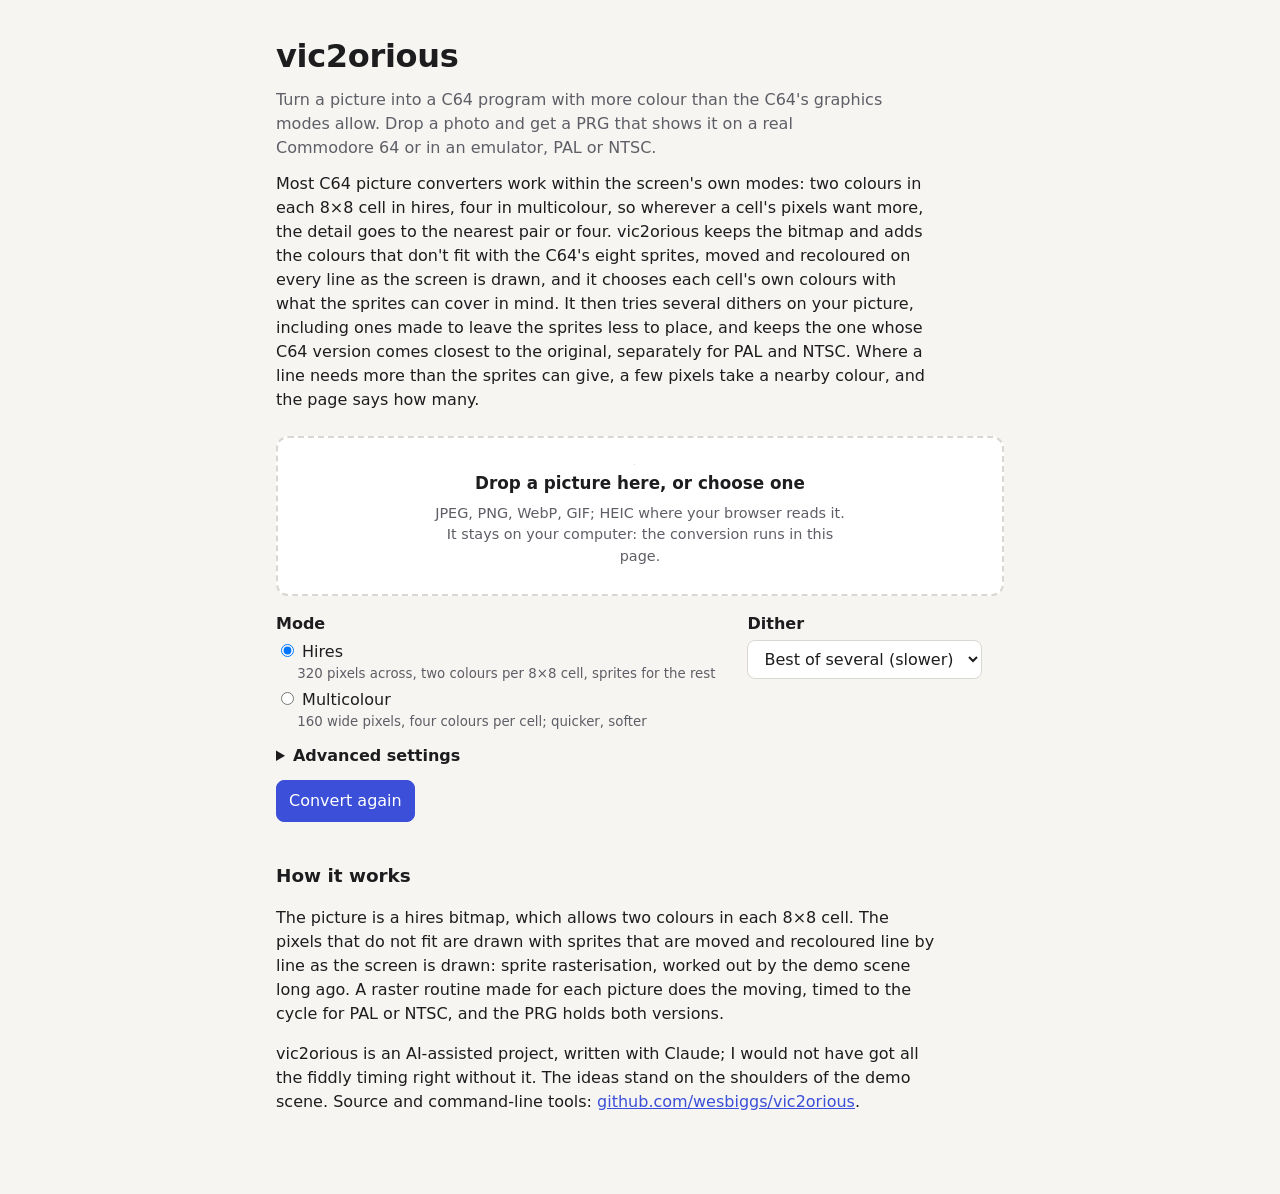
<file: web/index.html>
<!doctype html>
<html lang="en">
<head>
<meta charset="utf-8">
<meta name="viewport" content="width=device-width, initial-scale=1">
<title>vic2orious</title>
<meta name="description" content="Turn a picture into a Commodore 64 program with more colour than its graphics modes allow: a bitmap with sprites recoloured on every line, for PAL and NTSC, made in your browser.">
<link rel="stylesheet" href="style.css">
<script type="module" src="js/app.js"></script>
</head>
<body>
<main>
  <header>
    <h1>vic2orious</h1>
    <p class="lede">Turn a picture into a C64 program with more colour than the C64's
      graphics modes allow. Drop a photo and get a PRG that shows it on a real Commodore 64
      or in an emulator, PAL or NTSC.</p>
    <p class="intro">Most C64 picture converters work within the screen's own modes: two colours in each
      8×8 cell in hires, four in multicolour, so wherever a cell's pixels want more, the
      detail goes to the nearest pair or four. vic2orious keeps the bitmap and adds the
      colours that don't fit with the C64's eight sprites, moved and recoloured on every
      line as the screen is drawn, and it chooses each cell's own colours with what the
      sprites can cover in mind. It then tries several dithers on your picture, including
      ones made to leave the sprites less to place, and keeps the one whose C64 version
      comes closest to the original, separately for PAL and NTSC. Where a line needs more
      than the sprites can give, a few pixels take a nearby colour, and the page says how
      many.</p>
  </header>

  <section class="input">
    <label id="drop" class="drop" for="file">
      <input id="file" type="file" accept="image/*">
      <span id="picked" class="picked" hidden>
        <canvas id="thumb" width="1" height="1" aria-hidden="true"></canvas>
        <span><span id="picked-name" class="picked-name"></span>
          <span id="picked-size" class="drop-sub"></span></span>
      </span>
      <span id="drop-main" class="drop-main">Drop a picture here, or choose one</span>
      <span class="drop-sub">JPEG, PNG, WebP, GIF; HEIC where your browser reads it.
        It stays on your computer: the conversion runs in this page.</span>
    </label>

    <form id="options" class="options">
      <fieldset>
        <legend>Mode</legend>
        <label><input type="radio" name="mode" value="hires" checked> Hires
          <small>320 pixels across, two colours per 8×8 cell, sprites for the rest</small></label>
        <label><input type="radio" name="mode" value="mc"> Multicolour
          <small>160 wide pixels, four colours per cell; quicker, softer</small></label>
      </fieldset>
      <label class="dither">Dither
        <select name="dither">
          <option value="" selected>Best of several (slower)</option>
          <option value="none">None</option>
          <option value="fs">Floyd-Steinberg</option>
          <option value="fs:0.75">Floyd-Steinberg, 75%</option>
          <option value="fs:0.5">Floyd-Steinberg, 50%</option>
          <option value="atkinson">Atkinson</option>
          <option value="atkinson:0.75">Atkinson, 75%</option>
          <option value="hybrid" data-hires>Hybrid (hires only)</option>
        </select>
      </label>
      <details id="advanced" class="advanced">
        <summary>Advanced settings</summary>
        <div class="advanced-body">
          <label class="chroma">Colour matching <output id="chroma-value">1.00</output>
            <input type="range" name="chroma" min="0.5" max="1.5" step="0.05" value="1">
            <small>Lower uses more colour, higher more greys</small>
          </label>
          <fieldset>
            <legend>Largest size</legend>
            <span class="pair">
              <label>Width <input type="number" name="maxw" min="8" max="320" step="8" value="320"></label>
              <label>Height <input type="number" name="maxh" min="8" max="200" step="8" value="200"></label>
            </span>
            <small>Screen pixels, in steps of 8. The picture keeps its shape inside them.</small>
          </fieldset>
          <fieldset>
            <legend>Aspect</legend>
            <label><input type="radio" name="aspect" value="system" checked> PAL and NTSC
              <small>Stretched so it keeps its shape on each system's screen</small></label>
            <label><input type="radio" name="aspect" value="none"> None
              <small>The picture's pixels as they are, for pictures made at C64 size:
                320×200 in hires, 160×200 in multicolour (one pixel for each wide pixel),
                or a multiple of either</small></label>
          </fieldset>
          <fieldset>
            <legend>Screen position</legend>
            <label><input type="radio" name="place" value="centre" checked> Centred</label>
            <span class="pair">
              <label><input type="radio" name="place" value="at"> At column</label>
              <input type="number" name="col" min="0" max="39" value="0" aria-label="Column">
              <label for="row">row</label>
              <input type="number" id="row" name="row" min="0" max="24" value="0">
            </span>
            <small>In 8×8 cells from the top left. A picture that would run off the screen
              moves in until it fits.</small>
          </fieldset>
          <label class="check"><input type="checkbox" name="bare"> Leave out the thumbnail and metadata
            <small>The smallest .v2i, for a game or a demo that only shows the picture</small></label>
        </div>
      </details>
      <button id="again" type="submit" hidden>Convert again</button>
    </form>
  </section>

  <section id="work" class="work" hidden>
    <p id="status" class="status" aria-live="polite"></p>
    <progress id="progress" max="1" value="0"></progress>
  </section>

  <section id="result" class="result" hidden>
    <div class="tabs" role="tablist">
      <button role="tab" data-system="pal" aria-selected="true">PAL</button>
      <button role="tab" data-system="ntsc" aria-selected="false">NTSC</button>
    </div>
    <div id="stage" class="stage">
      <div id="frame" class="frame">
        <canvas id="screen" width="1280" height="800" aria-label="The picture as the C64 shows it"></canvas>
        <div id="curtain-line" class="curtain-line" aria-hidden="true"></div>
        <div id="curtain" class="curtain" role="slider" tabindex="0"
          aria-label="Curtain: the original picture over the C64 one"
          aria-valuemin="0" aria-valuemax="100" aria-valuenow="0"><span aria-hidden="true">◂▸</span></div>
      </div>
    </div>
    <div class="screen-tools">
      <span class="hint">Drag across the picture to draw the original over it.</span>
      <button id="full" type="button">Full screen</button>
      <button id="png" type="button">Save as PNG</button>
    </div>
    <p id="stats" class="stats"></p>
    <p class="download"><a id="prg" class="button" download>Download</a>
      <span class="files">or the images alone for vic2orious's players:
        <a id="v2i-pal" download>PAL .v2i</a>, <a id="v2i-ntsc" download>NTSC .v2i</a></span></p>
    <details>
      <summary>Running it</summary>
      <p>In VICE, drag the PRG onto the window. On a C64, copy it to a disk or an SD card
        device and type <code>LOAD"NAME",8</code> then <code>RUN</code>. The program
        picks the PAL or NTSC version for the machine. Press space to go back to BASIC.</p>
    </details>
    <details id="every-box">
      <summary>Compare the dithers</summary>
      <p>Every dither below was tried on your picture and scored on how close the C64's
        version comes to the original, and the page shows its pick. <b>Use this</b> converts
        another one for PAL and NTSC, to show above and download instead.</p>
      <p id="every-status" class="every-status" aria-live="polite"></p>
      <div class="every-bar">
        <span class="seg" id="every-view" role="group" aria-label="Show">
          <button type="button" data-view="quantised" aria-pressed="true">Dithered</button>
          <button type="button" data-view="estimate" aria-pressed="false"
            title="In hires, the quick estimate the scores start from">Estimate</button>
        </span>
      </div>
      <div id="grid" class="grid"></div>
      <details class="figures">
        <summary>How the scores work</summary>
        <p class="hint">SSIM compares structure (higher is closer); colour is the a*b*
          colour error and RMS the blurred error (lower is closer); nearby is the share of
          pixels the C64 cannot show exactly and draws in a nearby colour. The score weighs
          them against each other, 1 being the best of these dithers. In hires a quick
          estimate (each cell's two commonest colours, 8 sprite spans a line, no timing)
          scores all of them, and the best three by it are converted in full and scored
          again, below; the page shows the best of those. Changing the weights scores them
          again, and Convert again picks with them.</p>
        <span class="weights" id="weights">Weights
          <label>RMS <input type="number" name="w0" value="0" min="0" step="0.5"></label>
          <label>SSIM <input type="number" name="w1" value="1" min="0" step="0.5"></label>
          <label>Colour <input type="number" name="w2" value="1" min="0" step="0.5"></label>
        </span>
        <h3 id="converted-head">Converted in full</h3>
        <table id="ranking"></table>
      </details>
    </details>
  </section>

  <section class="about">
    <h2>How it works</h2>
    <p>The picture is a hires bitmap, which allows two colours in each 8×8 cell. The pixels
      that do not fit are drawn with sprites that are moved and recoloured line by line as
      the screen is drawn: sprite rasterisation, worked out by the demo scene long ago. A
      raster routine made for each picture does the moving, timed to the cycle for PAL or
      NTSC, and the PRG holds both versions.</p>
    <p>vic2orious is an AI-assisted project, written with Claude; I would not have got all
      the fiddly timing right without it. The ideas stand on the shoulders of the demo
      scene. Source and command-line tools:
      <a href="https://github.com/wesbiggs/vic2orious">github.com/wesbiggs/vic2orious</a>.</p>
  </section>
</main>
</body>
</html>
</file>
<file: web/style.css>
:root {
  --bg: #f6f5f2;
  --fg: #1d1d1f;
  --muted: #5e5e66;
  --panel: #ffffff;
  --line: #d9d7d2;
  --accent: #3b4fd8;
  --accent-fg: #ffffff;
  --screen: #000000;
  color-scheme: light dark;
}
@media (prefers-color-scheme: dark) {
  :root {
    --bg: #141418;
    --fg: #ececf1;
    --muted: #a0a0ab;
    --panel: #1e1e24;
    --line: #34343d;
    --accent: #7d8bff;
    --accent-fg: #0d0d12;
  }
}

* { box-sizing: border-box; }
body {
  margin: 0;
  background: var(--bg);
  color: var(--fg);
  font: 16px/1.5 system-ui, -apple-system, "Segoe UI", Roboto, sans-serif;
}
main { max-width: 760px; margin: 0 auto; padding: 32px 16px 64px; }
h1 { font-size: 2rem; margin: 0 0 8px; letter-spacing: -0.01em; }
h2 { font-size: 1.15rem; margin: 40px 0 8px; }
.lede { margin: 0 0 12px; color: var(--muted); max-width: 60ch; }
.intro { margin: 0 0 24px; max-width: 65ch; }
a { color: var(--accent); }
code { font-family: ui-monospace, SFMono-Regular, Menlo, monospace; font-size: 0.92em; }

.drop {
  display: flex; flex-direction: column; gap: 6px; align-items: center; justify-content: center;
  min-height: 160px; padding: 24px; text-align: center; cursor: pointer;
  border: 2px dashed var(--line); border-radius: 12px; background: var(--panel);
  transition: border-color 0.15s, background 0.15s;
}
.drop:hover, .drop.over { border-color: var(--accent); }
.drop input { position: absolute; width: 1px; height: 1px; opacity: 0; }
.drop:focus-within { outline: 2px solid var(--accent); outline-offset: 2px; }
.drop-main { font-weight: 600; font-size: 1.05rem; }
.drop-sub { color: var(--muted); font-size: 0.9rem; max-width: 46ch; }
.picked { display: flex; align-items: center; gap: 12px; text-align: left; }
.picked canvas { display: block; border-radius: 4px; background: var(--line); max-width: 160px; max-height: 120px; }
.picked-name { display: block; font-weight: 600; word-break: break-all; }

.options { display: flex; flex-wrap: wrap; gap: 12px 32px; align-items: flex-start; margin: 16px 0 0; }
.options fieldset { border: 0; margin: 0; padding: 0; display: flex; flex-direction: column; gap: 4px; }
.options legend { font-weight: 600; margin-bottom: 4px; padding: 0; }
.options small { display: block; margin-left: 1.6em; color: var(--muted); }
.dither { display: flex; flex-direction: column; gap: 4px; font-weight: 600; }
select, button, .button {
  font: inherit; font-weight: 500; padding: 8px 12px; border-radius: 8px;
  border: 1px solid var(--line); background: var(--panel); color: var(--fg);
}
button, .button { cursor: pointer; }
.button, button[type="submit"] {
  background: var(--accent); color: var(--accent-fg); border-color: var(--accent);
  text-decoration: none; display: inline-block;
}
#again { align-self: flex-end; }
.chroma { display: flex; flex-direction: column; gap: 4px; font-weight: 600; }
.chroma output { font-weight: 400; color: var(--muted); font-variant-numeric: tabular-nums; }
.chroma small { font-weight: 400; color: var(--muted); }
.advanced { flex-basis: 100%; margin: 0; }
.advanced-body { display: flex; flex-wrap: wrap; gap: 12px 32px; align-items: flex-start; margin-top: 12px; }
.advanced .pair { display: flex; flex-wrap: wrap; align-items: center; gap: 4px 8px; }
.advanced input[type="number"] { width: 5em; font: inherit; padding: 4px 6px; border-radius: 6px;
  border: 1px solid var(--line); background: var(--panel); color: var(--fg); }
.advanced fieldset { max-width: 24em; }
.advanced .check { display: block; max-width: 22em; }
.advanced .check small { margin-left: 1.6em; }

.work { margin: 24px 0 0; }
.status { margin: 0 0 8px; }
progress { width: 100%; height: 8px; accent-color: var(--accent); }
.error { color: #c62828; }
@media (prefers-color-scheme: dark) { .error { color: #ff8a80; } }

.result { margin: 24px 0 0; }
.tabs { display: flex; gap: 4px; margin-bottom: 8px; }
.tabs button { padding: 4px 14px; }
.tabs button[aria-selected="true"] { background: var(--fg); color: var(--bg); border-color: var(--fg); }
.stage { position: relative; }
.frame { position: relative; width: 100%; aspect-ratio: var(--ar, 1.4976); background: var(--screen);
  border-radius: 6px; overflow: hidden; touch-action: pan-y; cursor: ew-resize; user-select: none; }
#screen { display: block; width: 100%; height: 100%; }
.curtain-line { position: absolute; top: 0; bottom: 0; left: calc(var(--split, 0) * 100%);
  width: 2px; margin-left: -1px; background: #fff; box-shadow: 0 0 3px #000; pointer-events: none; }
.curtain { position: absolute; top: 50%; width: 36px; height: 36px; margin-top: -18px;
  left: clamp(0px, calc(var(--split, 0) * 100% - 18px), calc(100% - 36px));
  display: flex; align-items: center; justify-content: center; border-radius: 50%;
  background: var(--accent); color: var(--accent-fg); font-size: 14px; letter-spacing: -2px;
  box-shadow: 0 1px 4px rgba(0, 0, 0, 0.5); }
.curtain:focus-visible { outline: 2px solid #fff; outline-offset: 2px; }
.stage:fullscreen { display: flex; align-items: center; justify-content: center; background: #000; }
.stage:fullscreen .frame { width: min(100vw, calc(100vh * var(--ar, 1.4976))); border-radius: 0; }
.screen-tools { display: flex; flex-wrap: wrap; align-items: center; gap: 8px; margin: 8px 0 0; }
.screen-tools .hint { flex: 1; min-width: 180px; }
.screen-tools button { padding: 4px 12px; font-size: 0.9rem; }
.hint { color: var(--muted); font-size: 0.9rem; }
.stats { color: var(--muted); margin: 8px 0 16px; }
td button { padding: 2px 10px; font-size: 0.85rem; }
.download { display: flex; flex-wrap: wrap; gap: 8px 16px; align-items: center; }
.files { color: var(--muted); font-size: 0.9rem; }
details { margin: 12px 0; }
summary { cursor: pointer; font-weight: 600; }
table { border-collapse: collapse; font-size: 0.9rem; margin-top: 8px; width: 100%; }
th, td { text-align: left; padding: 4px 8px; border-bottom: 1px solid var(--line); }
td.num, th.num { text-align: right; font-variant-numeric: tabular-nums; }
tr.picked td { font-weight: 600; }
.about p { max-width: 65ch; }

.every-bar { display: flex; flex-wrap: wrap; align-items: center; gap: 8px 20px; margin: 8px 0 12px; }
.seg { display: inline-flex; border: 1px solid var(--line); border-radius: 8px; overflow: hidden; }
.seg button { border: 0; border-radius: 0; padding: 4px 12px; font-size: 0.9rem; }
.seg button + button { border-left: 1px solid var(--line); }
.seg button[aria-pressed="true"] { background: var(--fg); color: var(--bg); }
.weights { display: flex; flex-wrap: wrap; align-items: center; gap: 4px 12px; font-size: 0.9rem; color: var(--muted); }
.weights input { width: 4.5em; font: inherit; padding: 2px 4px; border: 1px solid var(--line);
  border-radius: 6px; background: var(--panel); color: var(--fg); }
#every-box h3 { font-size: 1rem; margin: 16px 0 4px; }
.grid { display: grid; grid-template-columns: repeat(auto-fill, minmax(210px, 1fr)); gap: 12px; }
.card { background: var(--panel); border: 1px solid var(--line); border-radius: 10px; overflow: hidden;
  display: flex; flex-direction: column; }
.card .pic { background: #000; position: relative; }
.card canvas { display: block; width: 100%; height: auto; }
.card .badge { position: absolute; top: 6px; left: 6px; background: var(--accent); color: var(--accent-fg);
  font-size: 0.75rem; font-weight: 600; padding: 1px 8px; border-radius: 9px; }
.card .body { padding: 8px 10px 10px; display: flex; flex-direction: column; gap: 6px; flex: 1; }
.card .name { display: flex; justify-content: space-between; font-weight: 600; font-size: 0.9rem; }
.card .name span:last-child { font-weight: 400; color: var(--muted); }
.scorebar { height: 4px; background: var(--line); border-radius: 2px; overflow: hidden; }
.scorebar div { height: 100%; background: var(--accent); }
.metrics { display: grid; grid-template-columns: repeat(4, 1fr); gap: 2px; font-size: 0.75rem; color: var(--muted); }
.metrics b { display: block; color: var(--fg); font-weight: 500; font-size: 0.85rem; font-variant-numeric: tabular-nums; }
.card button { align-self: flex-start; margin-top: auto; padding: 3px 12px; font-size: 0.85rem; }
.every-status { font-weight: 600; min-height: 1.5em; margin: 8px 0; }
.every-status button { margin-left: 8px; padding: 2px 10px; font-size: 0.85rem; font-weight: 500; }
.card.shown-card { border-color: var(--accent); box-shadow: 0 0 0 1px var(--accent); }
.card.working .pic::after { content: ""; position: absolute; inset: 0; background: rgba(0, 0, 0, 0.45); }
.card progress { width: 100%; height: 6px; }
.card .acts { display: flex; align-items: center; gap: 8px; margin-top: auto; }
.card .acts button { margin-top: 0; }
.badge.pick { left: auto; right: 6px; background: var(--fg); color: var(--bg); }
.figures { margin-top: 16px; }
.figures .weights { margin: 8px 0; }
</file>
